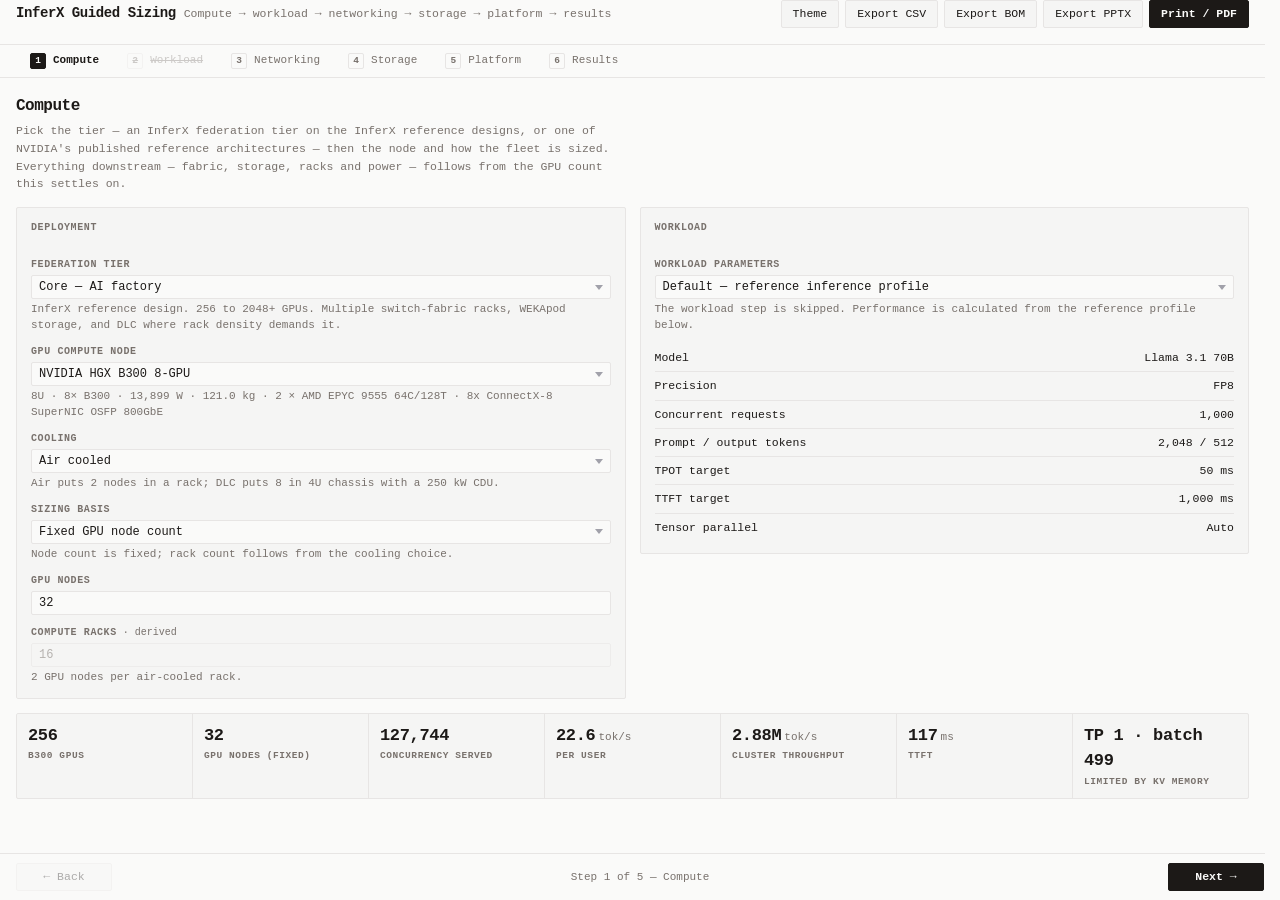
<file: index.html>
<!doctype html>
<html lang="en">
<head>
<meta charset="utf-8">
<meta name="viewport" content="width=device-width, initial-scale=1">
<title>InferX Guided Sizing</title>
<link rel="stylesheet" href="styles.css">
<link rel="stylesheet" href="rack.css">
<link rel="stylesheet" href="wizard.css">
</head>
<body>

<header class="topbar">
  <div class="brand">
    <h1>InferX Guided Sizing</h1>
    <span>Compute → workload → networking → storage → platform → results</span>
  </div>
  <div class="topbar-actions">
    <button id="btn-theme" title="Toggle light / dark">Theme</button>
    <button id="btn-csv">Export CSV</button>
    <button id="btn-bom" title="Download the bill of materials as an Excel workbook">Export BOM</button>
    <button id="btn-pptx" title="Download the results as a PowerPoint deck">Export PPTX</button>
    <button id="btn-print" class="primary">Print / PDF</button>
  </div>
</header>

<nav class="stepper" id="stepper"></nav>

<main class="wizard" id="wizard">

  <!-- ============ 1. COMPUTE ============ -->
  <section class="step" data-step="0">
    <div class="step-head">
      <h2>Compute</h2>
      <p>Pick the tier — an InferX federation tier on the InferX reference designs, or one of NVIDIA's published reference architectures — then the node and how the fleet is sized. Everything downstream — fabric, storage, racks and power — follows from the GPU count this settles on.</p>
    </div>
    <div class="step-grid">
      <div class="card">
        <h2>Deployment</h2>
        <div class="field"><label for="w-profile">Federation tier</label><select id="w-profile"></select>
          <span class="hint" id="w-profile-hint"></span></div>
        <div class="field"><label for="w-node">GPU compute node</label><select id="w-node"></select>
          <span class="hint" id="w-node-hint"></span></div>
        <div class="field"><label for="w-cooling">Cooling</label><select id="w-cooling">
          <option value="air">Air cooled</option><option value="liquid">Direct liquid cooled (DLC)</option>
        </select><span class="hint" id="w-cool-hint"></span></div>
        <div class="field"><label for="w-basis">Sizing basis</label><select id="w-basis">
          <option value="workload">Workload-driven — solve for the fleet</option>
          <option value="nodes">Fixed GPU node count</option>
          <option value="racks">Fixed compute rack count</option>
        </select><span class="hint" id="w-basis-hint"></span></div>
        <div class="field" id="f-nodes"><label for="w-nodes">GPU nodes</label>
          <input type="number" id="w-nodes" min="1" max="4096" value="32"></div>
        <div class="field" id="f-racks"><label for="w-racks">Compute racks</label>
          <input type="number" id="w-racks" min="1" max="512" value="16">
          <span class="hint" id="w-racks-hint"></span></div>
      </div>
      <div class="card">
        <h2>Workload</h2>
        <div class="field"><label for="w-wlmode">Workload parameters</label><select id="w-wlmode">
          <option value="default">Default — reference inference profile</option>
          <option value="manual">Manual — choose the model and service level</option>
        </select><span class="hint" id="w-wlmode-hint"></span></div>
        <div class="table-scroll"><table id="w-wl-summary"></table></div>
      </div>
    </div>
    <div class="step-live" id="live-compute"></div>
  </section>

  <!-- ============ 2. WORKLOAD ============ -->
  <section class="step" data-step="1" hidden>
    <div class="step-head">
      <h2>Workload</h2>
      <p>What model are you serving, to how many concurrent users, and at what latency? Reached only when the compute step asks for manual workload parameters.</p>
    </div>
    <div class="step-grid">
      <div class="card">
        <h2>Model</h2>
        <div class="field"><label for="w-model">Model</label><select id="w-model"></select>
          <span class="hint" id="w-model-hint"></span></div>
        <div class="field"><label for="w-precision">Precision</label><select id="w-precision"></select></div>
        <div class="field"><label for="w-conc">Concurrent requests</label>
          <input type="number" id="w-conc" min="1" max="1000000" value="1000"></div>
        <div class="field-row">
          <div class="field"><label for="w-prompt">Prompt tokens</label>
            <input type="number" id="w-prompt" min="1" value="2048"></div>
          <div class="field"><label for="w-out">Output tokens</label>
            <input type="number" id="w-out" min="1" value="512"></div>
        </div>
      </div>
      <div class="card">
        <h2>Service level</h2>
        <div class="field"><label for="w-tpot">TPOT target</label>
          <div class="range-row"><input type="range" id="w-tpot" min="10" max="200" step="5" value="50">
            <span class="range-val" id="w-tpot-val">50</span></div>
          <span class="hint">Milliseconds per output token. Caps batch size, so it trades per-user speed against GPU count.</span></div>
        <div class="field"><label for="w-ttft">TTFT target</label>
          <div class="range-row"><input type="range" id="w-ttft" min="100" max="5000" step="100" value="1000">
            <span class="range-val" id="w-ttft-val">1000</span></div></div>
        <div class="field"><label for="w-tp">Tensor parallel width</label>
          <select id="w-tp"><option value="">Auto — smallest that fits</option>
            <option>1</option><option>2</option><option>4</option><option>8</option><option>16</option><option>32</option><option>64</option></select></div>
      </div>
    </div>
    <div class="step-live" id="live-workload"></div>
  </section>

  <!-- ============ 3. NETWORKING ============ -->
  <section class="step" data-step="2" hidden>
    <div class="step-head">
      <h2>Networking</h2>
      <p>The fabric follows from the node count. East-west carries GPU-to-GPU traffic, north-south carries client and storage traffic; both default to non-blocking, and each plane can run on Ethernet or InfiniBand. An NVIDIA reference architecture fixes all of this and sizes the fabric by its own rules.</p>
    </div>
    <div class="step-grid">
      <div class="card">
        <h2>Topology</h2>
        <div class="check-item info" id="w-net-lock" hidden></div>
        <div class="field"><label for="w-ewtech">East-west transport</label>
          <select id="w-ewtech"><option value="ethernet">Ethernet — Spectrum-4 SN5610 800GbE (reference)</option>
            <option value="infiniband">InfiniBand — Quantum-2 QM9700 NDR 400G</option></select>
          <span class="hint">Quantum-2 has half the SN5610's cage count, so an InfiniBand compute fabric takes roughly twice the switches.</span></div>
        <div class="field"><label for="w-ew">East-west oversubscription</label>
          <select id="w-ew"><option value="1">1:1 — non-blocking (default)</option>
            <option value="2">2:1</option><option value="4">4:1</option></select>
          <span class="hint">Tensor parallelism spanning nodes needs 1:1. Anything less throttles collectives.</span></div>
        <div class="field"><label for="w-nstech">North-south transport</label>
          <select id="w-nstech"><option value="ethernet">Ethernet — Spectrum-4 SN5610 800GbE (reference)</option>
            <option value="infiniband">InfiniBand — Quantum-2 QM9700 NDR 400G</option></select>
          <span class="hint">WEKA serves over either. Ethernet is what the reference architecture cables.</span></div>
        <div class="field"><label for="w-ns">North-south oversubscription</label>
          <select id="w-ns"><option value="1">1:1 — non-blocking (default)</option>
            <option value="2">2:1</option><option value="4">4:1 (reference architecture)</option></select></div>
        <div class="field"><label for="w-breakout">Switch port mode</label>
          <select id="w-breakout"><option value="2">2×400G breakout (reference, MMS4X00-NS)</option>
            <option value="1">1×800G per cage</option></select></div>
        <div class="field"><label>Out-of-band</label>
          <span class="hint">Always 1GbE copper on SN2201 — no InfiniBand variant applies.</span></div>
      </div>
      <div class="card" id="net-summary"></div>
    </div>
    <div class="step-live" id="live-net"></div>
  </section>

  <!-- ============ 4. STORAGE ============ -->
  <section class="step" data-step="3" hidden>
    <div class="step-head">
      <h2>Storage</h2>
      <p>The POSIX/S3/AI tier feeds the GPUs. Size it by capacity, by the throughput the fleet needs, or by matching the reference architecture.</p>
    </div>
    <div class="step-grid">
      <div class="card">
        <h2>WEKA tier</h2>
        <div class="field"><label for="w-pod">WEKApod model</label><select id="w-pod"></select>
          <span class="hint" id="w-pod-hint"></span></div>
        <div class="field"><label for="w-stmode">Sizing basis</label>
          <select id="w-stmode">
            <option value="ratio">Throughput per GPU — feed the fleet</option>
            <option value="capacity">Usable capacity target</option>
            <option value="manual">Fixed node count</option>
          </select></div>
        <div class="field" id="f-ratio"><label for="w-gbpergpu">Read throughput per GPU</label>
          <div class="range-row"><input type="range" id="w-gbpergpu" min="1" max="20" step="1" value="4">
            <span class="range-val" id="w-gbpergpu-val">4</span></div>
          <span class="hint">GB/s per GPU. 2–4 suits inference and RAG; training checkpoints want more.</span></div>
        <div class="field" id="f-cap"><label for="w-captb">Usable capacity</label>
          <input type="number" id="w-captb" min="10" step="10" value="1000"><span class="hint">TB net</span></div>
        <div class="field" id="f-manual"><label for="w-stnodes">WEKApod nodes</label>
          <input type="number" id="w-stnodes" min="8" max="1024" value="8"></div>
        <div class="field"><label for="w-scheme">Protection scheme</label><select id="w-scheme"></select>
          <span class="hint">WEKA sizes the WEKApod at 5+2 with one virtual hot spare.</span></div>
      </div>
      <div class="card" id="storage-summary"></div>
    </div>
    <div class="step-live" id="live-storage"></div>
  </section>

  <!-- ============ 5. PLATFORM ============ -->
  <section class="step" data-step="4" hidden>
    <div class="step-head">
      <h2>Platform</h2>
      <p>Every server in the solution, configurable on processor, memory and disk. Each build starts as its reference architecture specifies it and is checked against the specification NVIDIA publishes for that role; power, weight, the rack elevations and the bill of materials follow whatever you change.</p>
    </div>
    <div class="check-item info" id="w-spec-basis"></div>
    <div class="view-toggle">
      <button id="btn-spec-align">Align every server to the NVIDIA guideline</button>
      <button id="btn-spec-reset">Reset to the reference build</button>
      <span class="view-hint" id="w-spec-hint"></span>
    </div>
    <div id="spec-cards" class="step-grid"></div>
    <div class="step-live" id="live-spec"></div>
  </section>

  <!-- ============ 6. RESULTS ============ -->
  <section class="step" data-step="5" hidden>
    <div class="step-head">
      <h2>Results</h2>
      <p>The whole solution: compute, fabric, storage, facility and rack elevations.</p>
    </div>
    <div id="results"></div>
  </section>
</main>

<div class="wizard-nav">
  <button id="w-back">← Back</button>
  <span class="wizard-pos" id="w-pos"></span>
  <button id="w-next" class="primary">Next →</button>
</div>

<script src="catalog.js"></script>
<script src="sizing.js"></script>
<script src="compute-catalog.js"></script>
<script src="server-specs.js"></script>
<script src="inference.js"></script>
<script src="ra-rack.js"></script>
<script src="xlsx-export.js"></script>
<script src="pptx-export.js"></script>
<script src="wizard.js"></script>
</body>
</html>
</file>
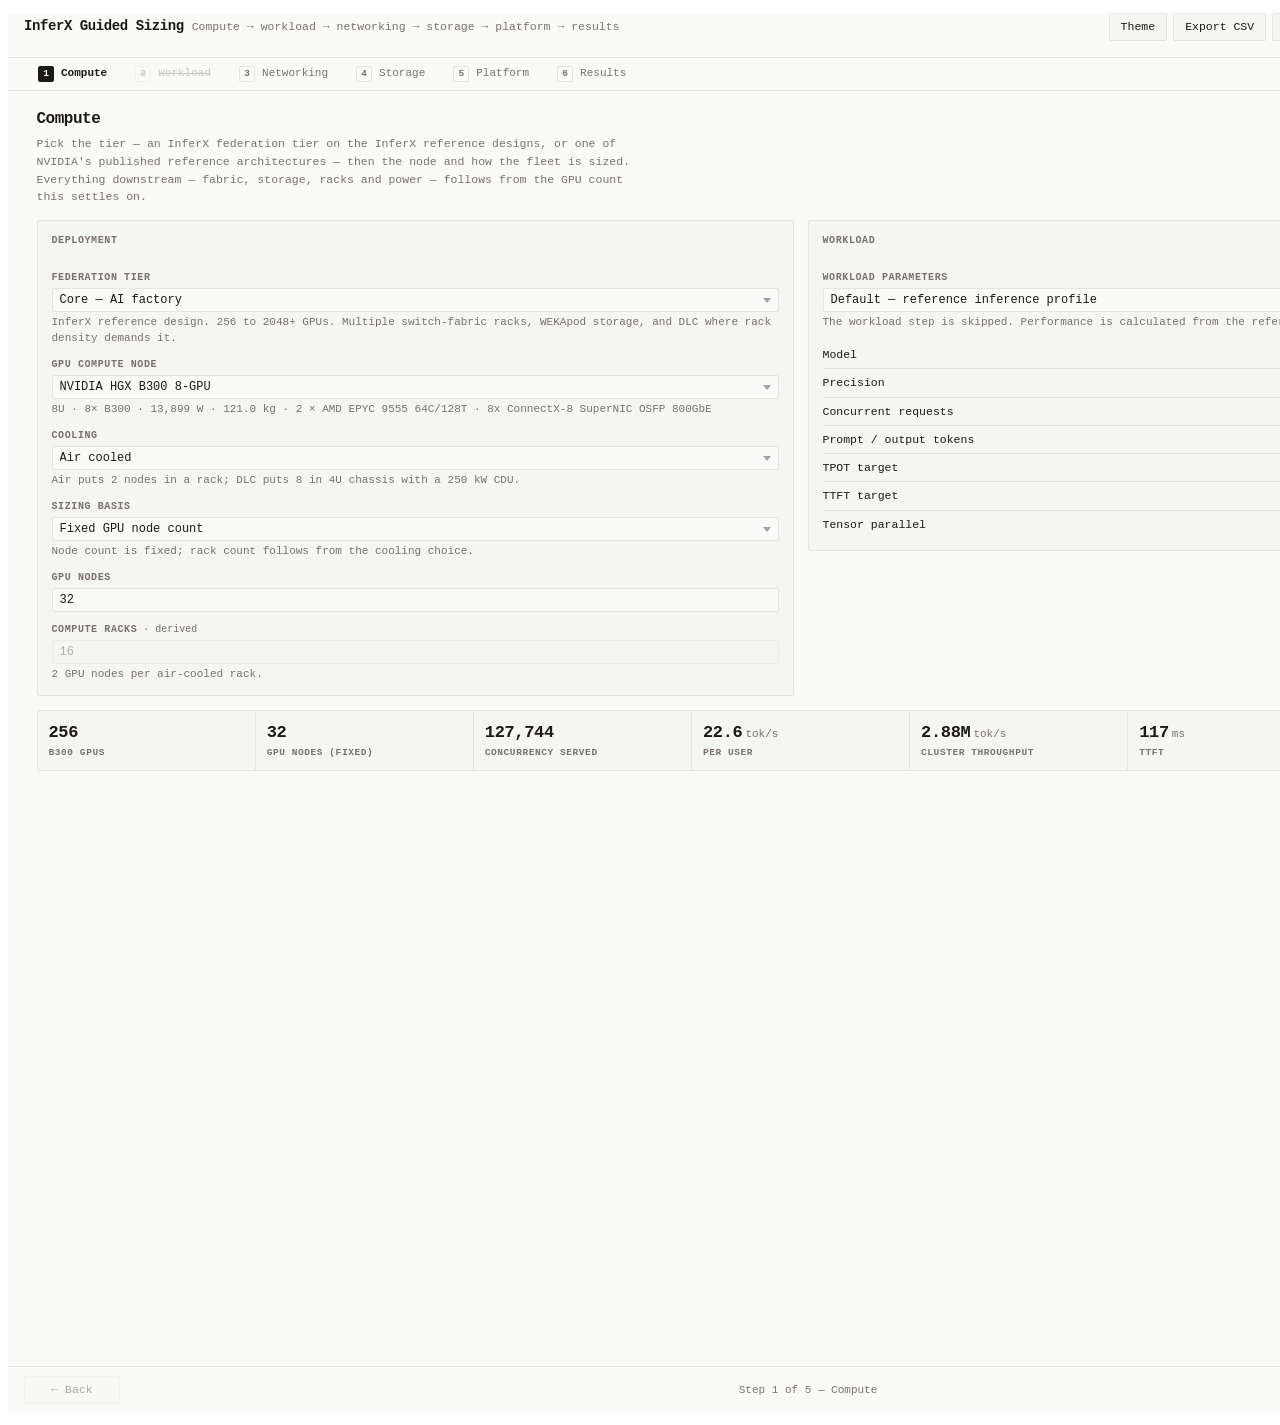
<file: _p.html>
<!doctype html><meta charset="utf-8"><body><pre id="o"></pre>
<script>
const log=(m)=>{document.getElementById('o').textContent+=m+'\n';};
(async()=>{try{
const f=document.createElement('iframe'); f.style.cssText='width:1600px;height:1400px;border:0'; f.src='/index.html';
document.body.appendChild(f); await new Promise(r=>f.onload=r); await new Promise(r=>setTimeout(r,1400));
const w=f.contentWindow,d=f.contentDocument;
const wait=(ms)=>new Promise(r=>setTimeout(r,ms||350));
const set=async(id,v)=>{const e=d.getElementById(id);e.value=v;e.dispatchEvent(new w.Event('change',{bubbles:true}));await wait();};
// capture the class the moment the lazy-loaded bundle assigns it
w.eval(`window.__deck=null; let _P=null;
 Object.defineProperty(window,'PptxGenJS',{configurable:true,
   get(){return _P;},
   set(v){ _P=v; if(v&&v.prototype&&!v.prototype.__patched){ v.prototype.__patched=true;
     v.prototype.writeFile=async function(){ window.__deck=await this.write({outputType:'base64'}); return 'captured'; }; } }});`);
await set('w-profile','core'); await set('w-node','smc-b300'); w.go(5); await wait(600);
d.getElementById('btn-pptx').click();
for(let i=0;i<80 && !w.__deck;i++) await wait(500);
if(!w.__deck) log('no deck captured');
else { log('deck captured: '+w.__deck.length+' base64 chars');
  const pre=document.createElement('pre'); pre.id='b64'; pre.textContent=w.__deck; document.body.appendChild(pre); }
}catch(e){log('THREW '+e.message+' '+e.stack);}})();
</script></body>
</file>
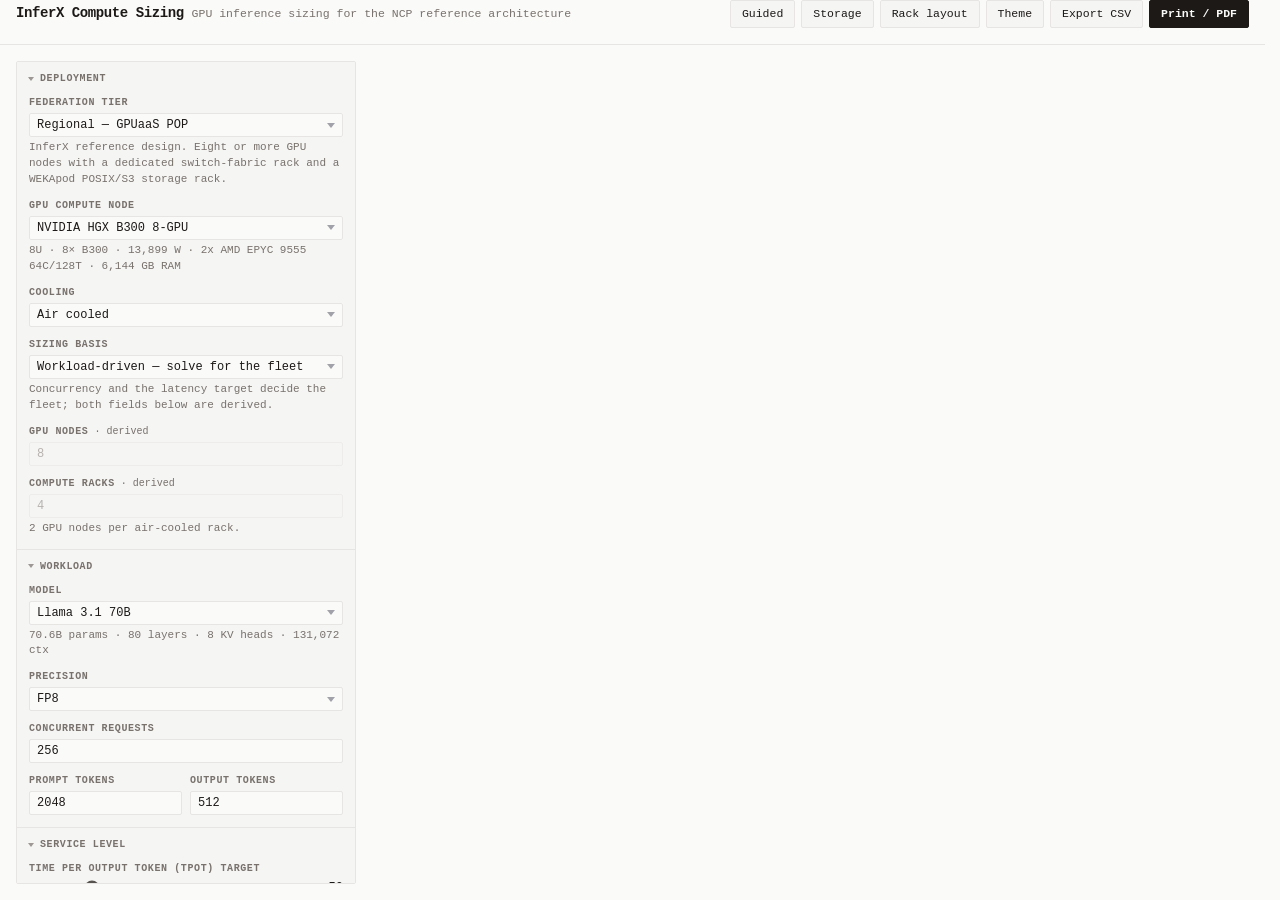
<file: compute.html>
<!doctype html>
<html lang="en">
<head>
<meta charset="utf-8">
<meta name="viewport" content="width=device-width, initial-scale=1">
<title>InferX Compute Sizing</title>
<link rel="stylesheet" href="styles.css">
</head>
<body>

<header class="topbar">
  <div class="brand">
    <h1>InferX Compute Sizing</h1>
    <span>GPU inference sizing for the NCP reference architecture</span>
  </div>
  <div class="topbar-actions">
    <a class="btn" href="index.html">Guided</a>
    <a class="btn" href="storage.html">Storage</a>
    <a class="btn" href="rack.html">Rack layout</a>
    <button id="btn-theme" title="Toggle light / dark">Theme</button>
    <button id="btn-csv">Export CSV</button>
    <button id="btn-print" class="primary">Print / PDF</button>
  </div>
</header>

<div class="layout">
  <aside class="sidebar">
    <details class="group" open>
      <summary>Deployment</summary>
      <div class="group-body">
        <div class="field">
          <label for="profile">Federation tier</label>
          <select id="profile"></select>
          <span class="hint" id="profile-hint"></span>
        </div>
        <div class="field">
          <label for="node">GPU compute node</label>
          <select id="node"></select>
          <span class="hint" id="node-hint"></span>
        </div>
        <div class="field">
          <label for="cooling">Cooling</label>
          <select id="cooling">
            <option value="air">Air cooled</option>
            <option value="liquid">Direct liquid cooled (DLC)</option>
          </select>
        </div>
        <div class="field">
          <label for="basis">Sizing basis</label>
          <select id="basis">
            <option value="workload">Workload-driven — solve for the fleet</option>
            <option value="nodes">Fixed GPU node count</option>
            <option value="racks">Fixed compute rack count</option>
          </select>
          <span class="hint" id="basis-hint"></span>
        </div>
        <div class="field" id="f-nodes">
          <label for="fixedNodes">GPU nodes</label>
          <input type="number" id="fixedNodes" min="1" max="4096" value="8">
        </div>
        <div class="field" id="f-racks">
          <label for="fixedRacks">Compute racks</label>
          <input type="number" id="fixedRacks" min="1" max="512" value="4">
          <span class="hint" id="racks-hint"></span>
        </div>
      </div>
    </details>

    <details class="group" open>
      <summary>Workload</summary>
      <div class="group-body">
        <div class="field">
          <label for="model">Model</label>
          <select id="model"></select>
          <span class="hint" id="model-hint"></span>
        </div>
        <div class="field">
          <label for="precision">Precision</label>
          <select id="precision"></select>
        </div>
        <div class="field">
          <label for="concurrent">Concurrent requests</label>
          <input type="number" id="concurrent" min="1" max="100000" value="256">
        </div>
        <div class="field-row">
          <div class="field">
            <label for="promptTokens">Prompt tokens</label>
            <input type="number" id="promptTokens" min="1" max="1000000" value="2048">
          </div>
          <div class="field">
            <label for="outputTokens">Output tokens</label>
            <input type="number" id="outputTokens" min="1" max="1000000" value="512">
          </div>
        </div>
      </div>
    </details>

    <details class="group" open>
      <summary>Service level</summary>
      <div class="group-body">
        <div class="field">
          <label for="tpot">Time per output token (TPOT) target</label>
          <div class="range-row">
            <input type="range" id="tpot" min="10" max="200" step="5" value="50">
            <span class="range-val" id="tpot-val">50</span>
          </div>
          <span class="hint">Caps batch size. 50 ms is roughly 20 tokens/sec per user — comfortable for chat.</span>
        </div>
        <div class="field">
          <label for="ttft">Time to first token (TTFT) target</label>
          <div class="range-row">
            <input type="range" id="ttft" min="100" max="5000" step="100" value="1000">
            <span class="range-val" id="ttft-val">1000</span>
          </div>
        </div>
        <div class="field">
          <label for="tp">Tensor parallel width</label>
          <select id="tp">
            <option value="">Auto — smallest that fits</option>
            <option value="1">1</option><option value="2">2</option>
            <option value="4">4</option><option value="8">8</option>
            <option value="16">16</option><option value="32">32</option>
          </select>
        </div>
      </div>
    </details>

    <details class="group" open>
      <summary>Storage</summary>
      <div class="group-body">
        <div class="field">
          <label for="wekapods">WEKApod Nitro nodes</label>
          <input type="number" id="wekapods" min="0" max="240" value="8">
          <span class="hint">POSIX/S3/AI tier. 8 per the regional design, 24 in the 2 MW core design. Size capacity on the <a href="storage.html">storage page</a>.</span>
        </div>
      </div>
    </details>
  </aside>

  <main class="results" id="results"></main>
</div>

<script src="catalog.js"></script>
<script src="compute-catalog.js"></script>
<script src="inference.js"></script>
<script src="compute-app.js"></script>
</body>
</html>
</file>
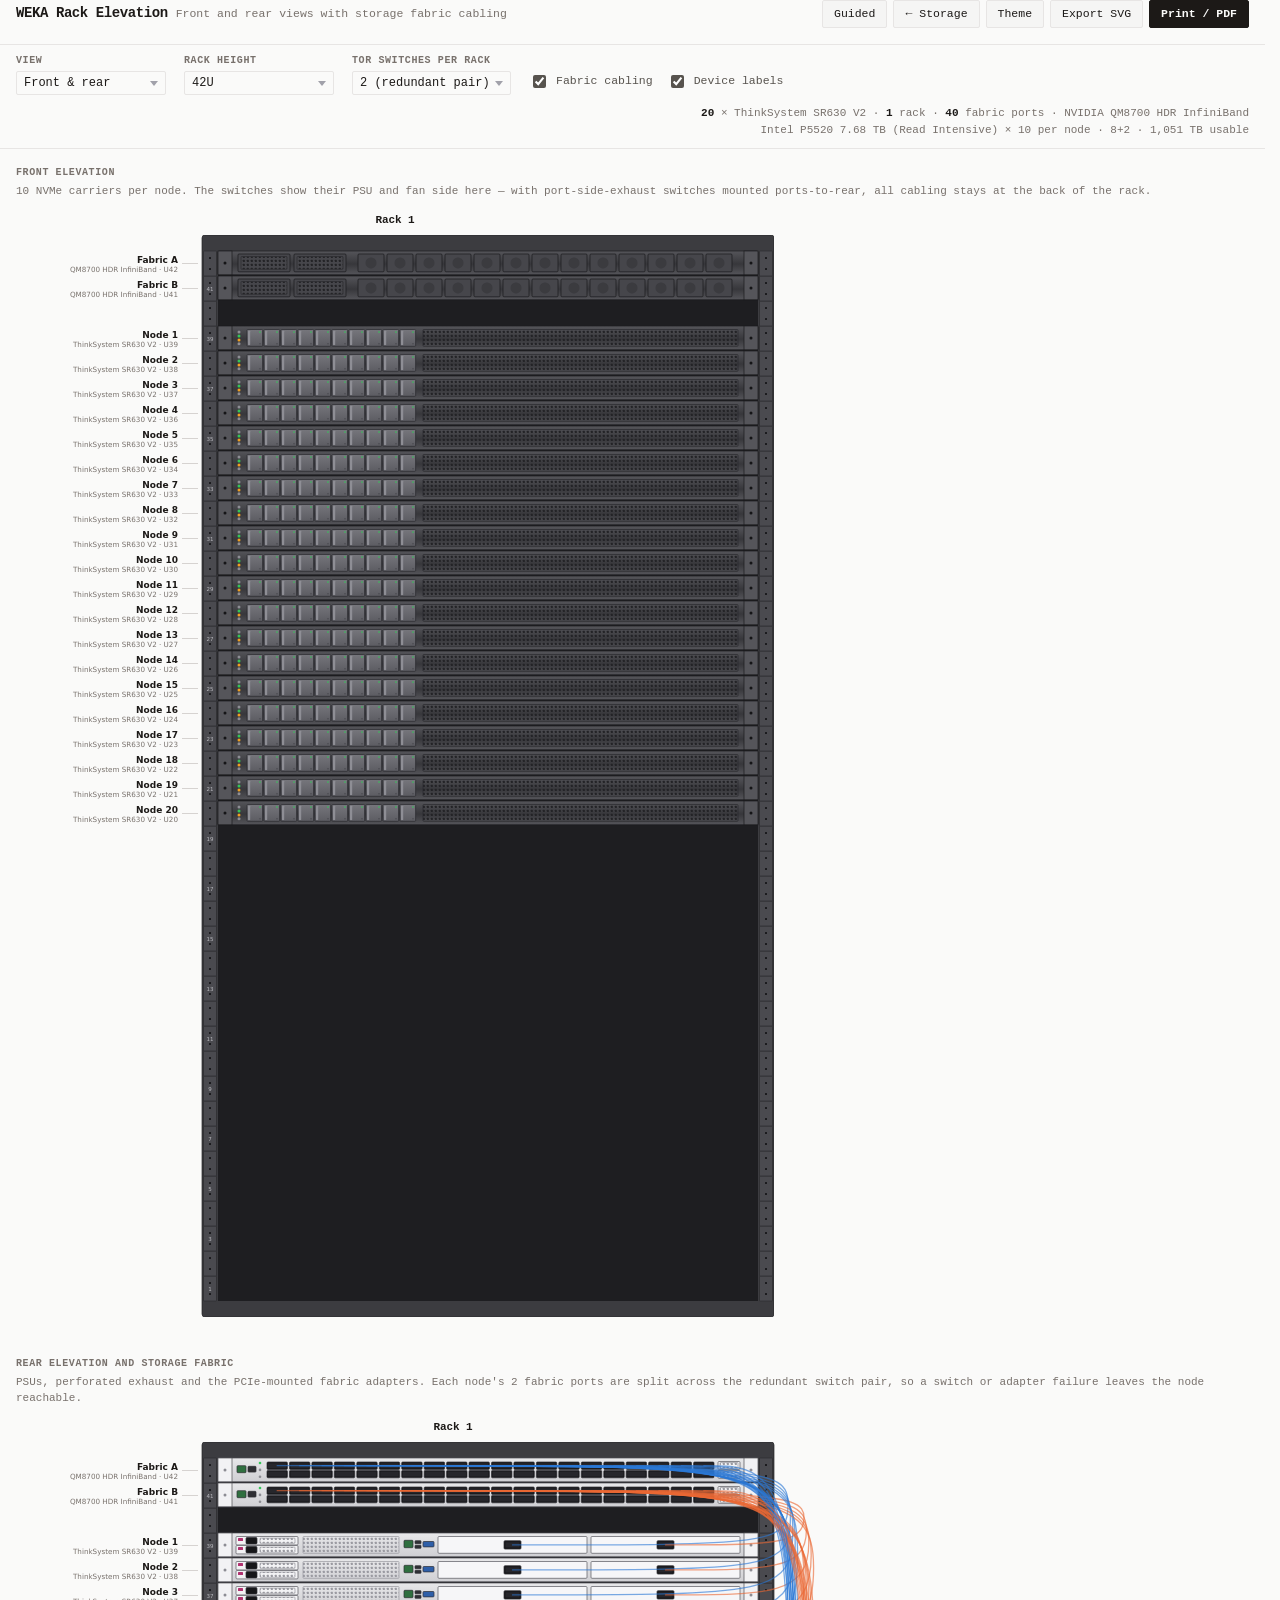
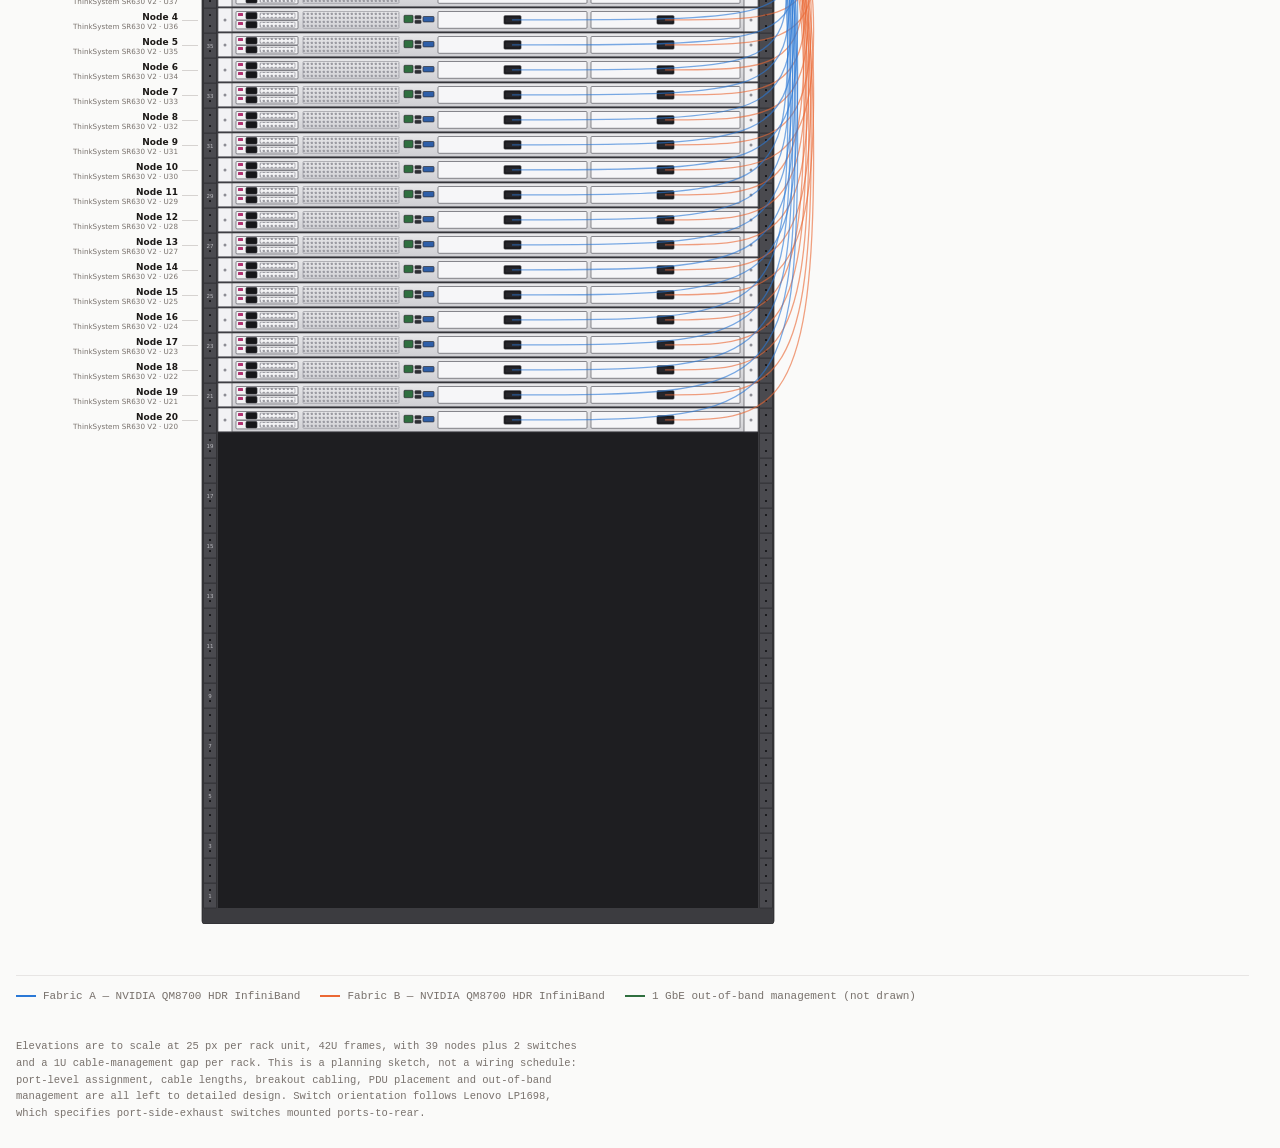
<file: rack.html>
<!doctype html>
<html lang="en">
<head>
<meta charset="utf-8">
<meta name="viewport" content="width=device-width, initial-scale=1">
<title>WEKA Rack Elevation</title>
<link rel="stylesheet" href="styles.css">
<link rel="stylesheet" href="rack.css">
</head>
<body>

<header class="topbar">
  <div class="brand">
    <h1>WEKA Rack Elevation</h1>
    <span>Front and rear views with storage fabric cabling</span>
  </div>
  <div class="topbar-actions">
    <a class="btn" href="index.html">Guided</a>
    <a class="btn" href="storage.html">← Storage</a>
    <button id="btn-theme" title="Toggle light / dark">Theme</button>
    <button id="btn-svg">Export SVG</button>
    <button id="btn-print" class="primary">Print / PDF</button>
  </div>
</header>

<div class="rack-controls">
  <div class="ctl">
    <label for="view">View</label>
    <select id="view">
      <option value="both">Front &amp; rear</option>
      <option value="front">Front only</option>
      <option value="rear">Rear only</option>
    </select>
  </div>
  <div class="ctl">
    <label for="rackU">Rack height</label>
    <select id="rackU">
      <option value="42">42U</option>
      <option value="45">45U</option>
      <option value="48">48U</option>
    </select>
  </div>
  <div class="ctl">
    <label for="torCount">ToR switches per rack</label>
    <select id="torCount">
      <option value="2">2 (redundant pair)</option>
      <option value="1">1</option>
    </select>
  </div>
  <div class="ctl check-ctl">
    <label class="check"><input type="checkbox" id="showCables" checked><span>Fabric cabling</span></label>
    <label class="check"><input type="checkbox" id="showLabels" checked><span>Device labels</span></label>
  </div>
  <div class="ctl-summary" id="ctl-summary"></div>
</div>

<main class="rack-main" id="rack-main"></main>

<script src="catalog.js"></script>
<script src="sizing.js"></script>
<script src="rack.js"></script>
</body>
</html>
</file>
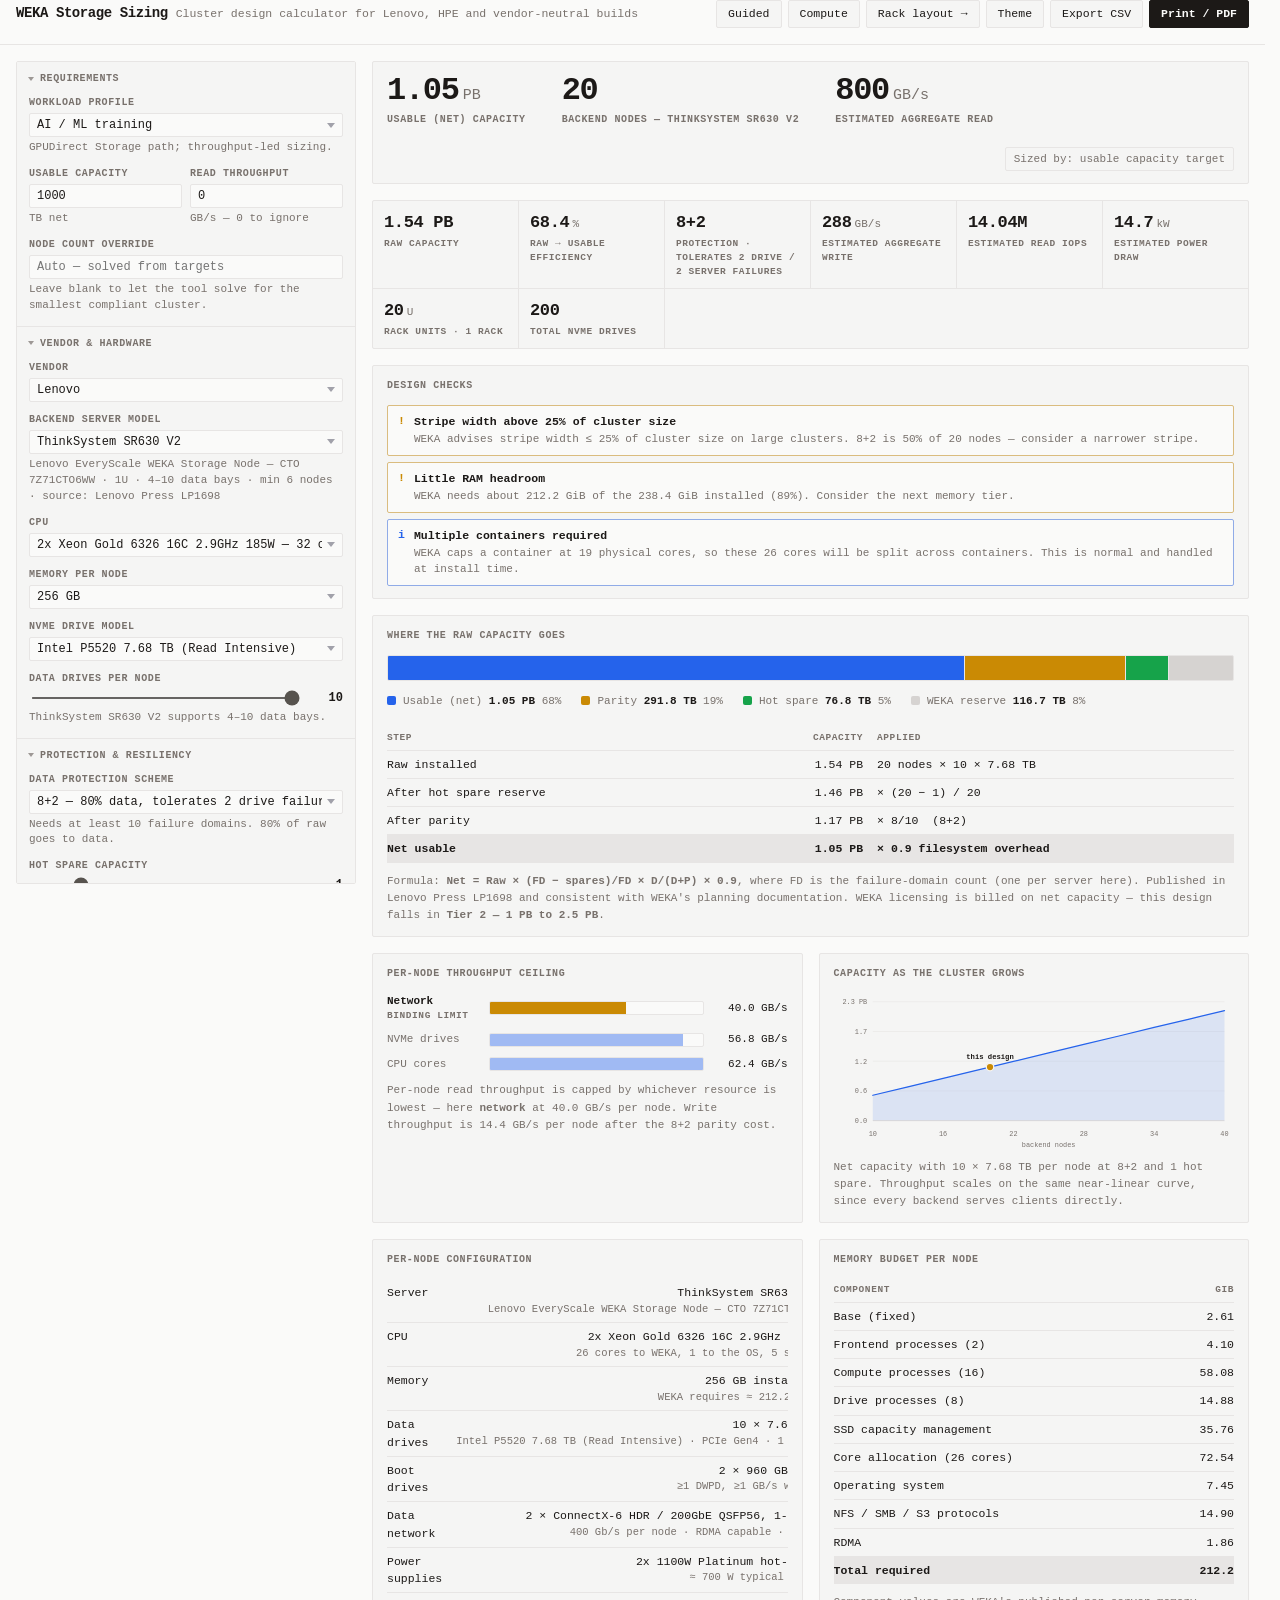
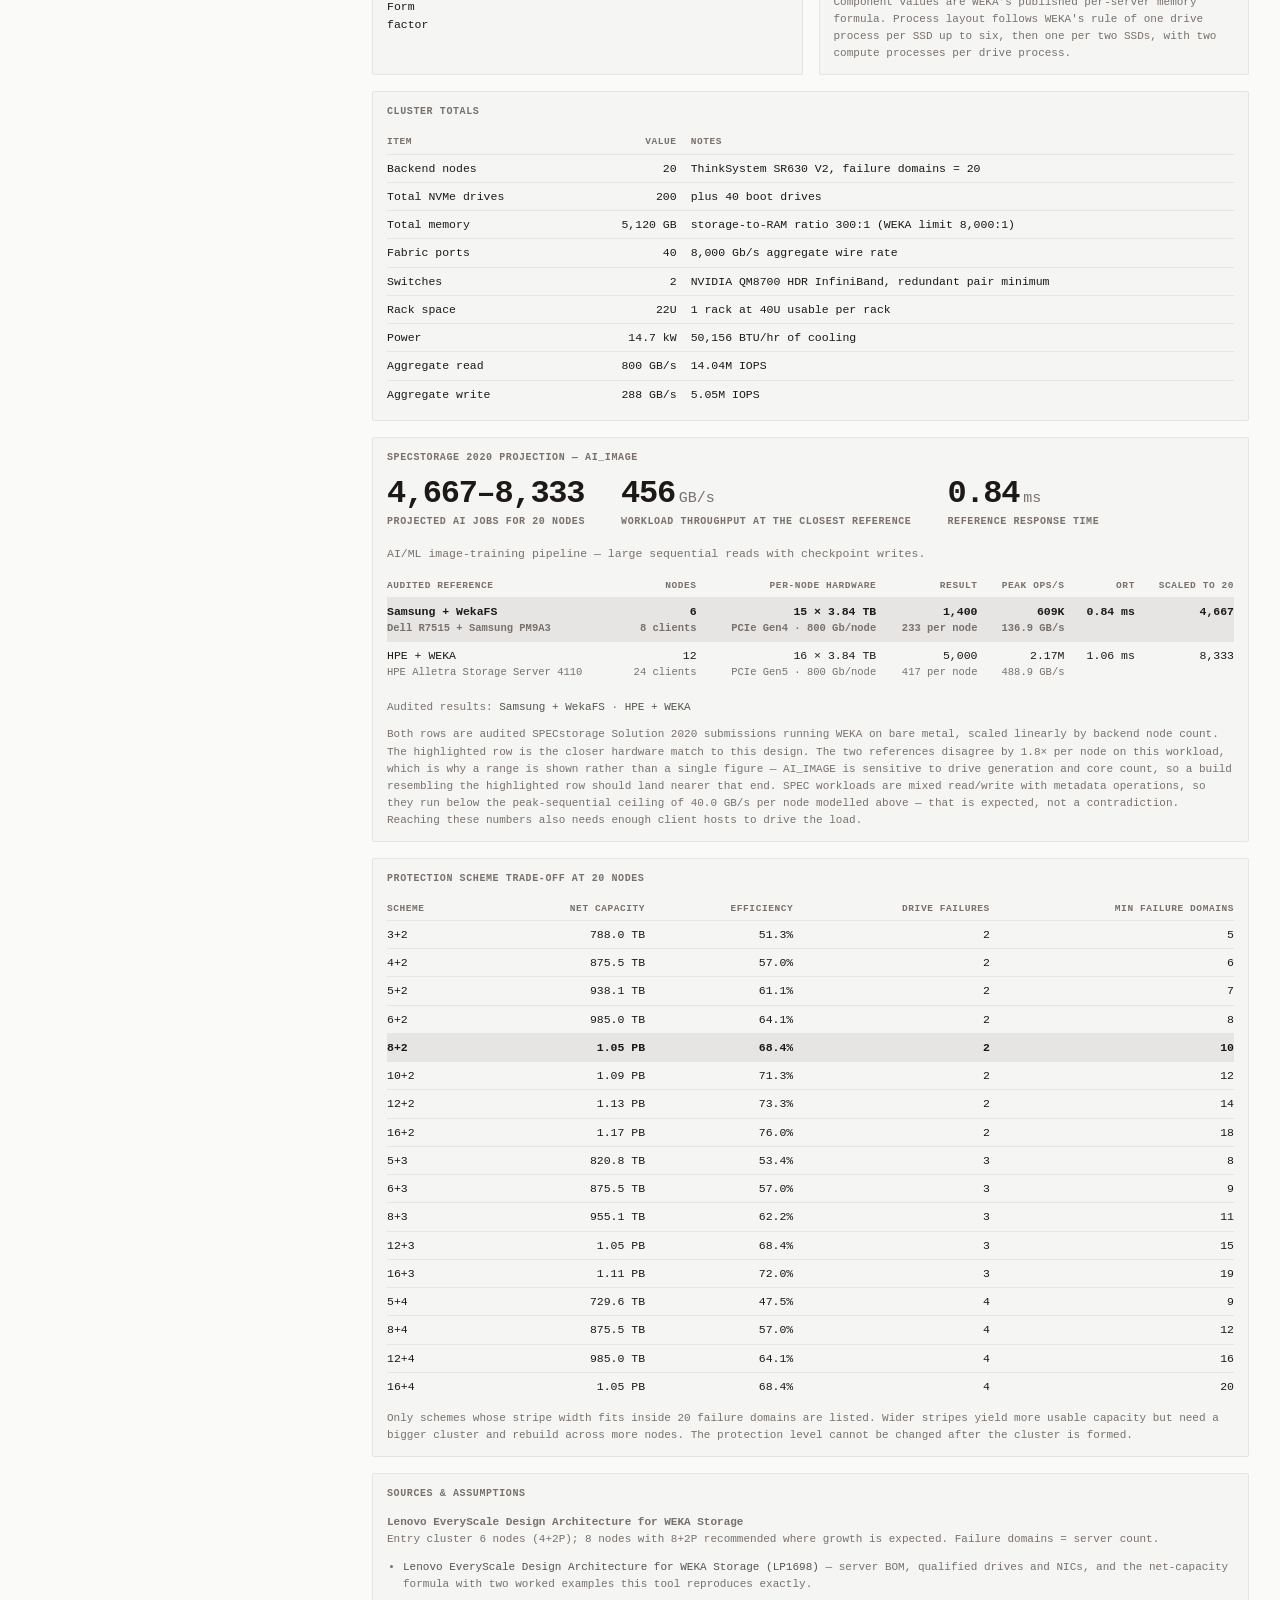
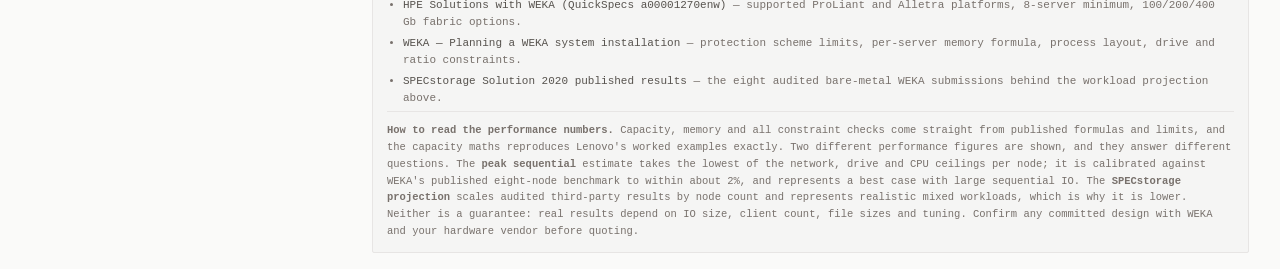
<file: storage.html>
<!doctype html>
<html lang="en">
<head>
<meta charset="utf-8">
<meta name="viewport" content="width=device-width, initial-scale=1">
<title>WEKA Storage Sizing Tool</title>
<link rel="stylesheet" href="styles.css">
</head>
<body>

<header class="topbar">
  <div class="brand">
    <h1>WEKA Storage Sizing</h1>
    <span>Cluster design calculator for Lenovo, HPE and vendor-neutral builds</span>
  </div>
  <div class="topbar-actions">
    <a class="btn" href="index.html">Guided</a>
    <a class="btn" href="compute.html">Compute</a>
    <a class="btn" href="rack.html">Rack layout →</a>
    <button id="btn-theme" title="Toggle light / dark">Theme</button>
    <button id="btn-csv">Export CSV</button>
    <button id="btn-print" class="primary">Print / PDF</button>
  </div>
</header>

<div class="layout">

  <aside class="sidebar">
    <details class="group" open>
      <summary>Requirements</summary>
      <div class="group-body">
        <div class="field">
          <label for="workload">Workload profile</label>
          <select id="workload"></select>
          <div class="hint" id="workload-note"></div>
        </div>
        <div class="field-row">
          <div class="field">
            <label for="targetTB">Usable capacity</label>
            <input type="number" id="targetTB" min="0" step="10" value="1000">
            <div class="hint">TB net</div>
          </div>
          <div class="field">
            <label for="targetGBps">Read throughput</label>
            <input type="number" id="targetGBps" min="0" step="10" value="0">
            <div class="hint">GB/s — 0 to ignore</div>
          </div>
        </div>
        <div class="field">
          <label for="manualNodes">Node count override</label>
          <input type="number" id="manualNodes" min="0" step="1" placeholder="Auto — solved from targets">
          <div class="hint">Leave blank to let the tool solve for the smallest compliant cluster.</div>
        </div>
      </div>
    </details>

    <details class="group" open>
      <summary>Vendor &amp; hardware</summary>
      <div class="group-body">
        <div class="field">
          <label for="vendor">Vendor</label>
          <select id="vendor"></select>
        </div>
        <div class="field">
          <label for="server">Backend server model</label>
          <select id="server"></select>
          <div class="hint" id="server-note"></div>
        </div>
        <div class="field">
          <label for="cpu">CPU</label>
          <select id="cpu"></select>
        </div>
        <div class="field">
          <label for="ram">Memory per node</label>
          <select id="ram"></select>
        </div>
        <div class="field">
          <label for="drive">NVMe drive model</label>
          <select id="drive"></select>
        </div>
        <div class="field">
          <label for="drives">Data drives per node</label>
          <div class="range-row">
            <input type="range" id="drives" min="4" max="10" step="1" value="10">
            <span class="range-val" id="drives-val">10</span>
          </div>
          <div class="hint" id="drives-hint"></div>
        </div>
      </div>
    </details>

    <details class="group" open>
      <summary>Protection &amp; resiliency</summary>
      <div class="group-body">
        <div class="field">
          <label for="scheme">Data protection scheme</label>
          <select id="scheme"></select>
          <div class="hint" id="scheme-note"></div>
        </div>
        <div class="field">
          <label for="spares">Hot spare capacity</label>
          <div class="range-row">
            <input type="range" id="spares" min="0" max="6" step="1" value="1">
            <span class="range-val" id="spares-val">1</span>
          </div>
          <div class="hint">Failure domains reserved for rebuild. One is the common default.</div>
        </div>
      </div>
    </details>

    <details class="group">
      <summary>Networking</summary>
      <div class="group-body">
        <div class="field">
          <label for="nic">Data network adapter</label>
          <select id="nic"></select>
        </div>
        <div class="field">
          <label for="nicCount">Adapters per node</label>
          <div class="range-row">
            <input type="range" id="nicCount" min="1" max="3" step="1" value="2">
            <span class="range-val" id="nicCount-val">2</span>
          </div>
          <div class="hint">Two is recommended for redundancy. WEKA uses at most two RDMA adapters for cluster traffic.</div>
        </div>
        <div class="field">
          <label for="switch">Fabric switch</label>
          <select id="switch"></select>
        </div>
        <label class="check"><input type="checkbox" id="rdma" checked><span>RDMA enabled (adds 1.86 GiB per server)</span></label>
        <label class="check"><input type="checkbox" id="protocols" checked><span>NFS / SMB / S3 protocol containers (adds 14.9 GiB per server)</span></label>
      </div>
    </details>
  </aside>

  <main class="results" id="results"></main>
</div>

<script src="catalog.js"></script>
<script src="sizing.js"></script>
<script src="app.js"></script>
</body>
</html>
</file>
<file: styles.css>
/* ============================================================
   Terminal theme, after the llmsizer UI — dark by default,
   light via prefers-color-scheme or the [data-theme] override.

   The token names are load-bearing: app.js, compute-app.js,
   inference.js, rack.js and wizard.js all emit inline
   `var(--…)` references for chart fills and bar segments, so
   the palette may be re-pointed but the names must stay.
   ============================================================ */
:root {
  color-scheme: dark;

  --page: #111111;
  --surface: #1a1a1a;
  --surface-2: #222222;
  --text-primary: #fafafa;
  --text-secondary: #d4d4d8;
  --text-muted: #a1a1aa;
  --border: #27272a;
  --border-strong: #3f3f46;
  --grid: #27272a;

  --series-1: #60a5fa;
  --series-2: #facc15;
  --series-3: #4ade80;

  --accent: #60a5fa;
  --accent-ink: #111111;

  --good: #4ade80;
  --warning: #facc15;
  --critical: #f87171;
  --info: #60a5fa;

  --radius: 2px;
  --radius-sm: 2px;
  --topbar-h: 45px;
  --font: 'SF Mono', 'Fira Code', Consolas, 'Liberation Mono', ui-monospace, SFMono-Regular, Menlo, monospace;
  --mono: var(--font);
}

:root[data-theme="light"] {
  color-scheme: light;
  --page: #fafaf9;
  --surface: #f5f5f4;
  --surface-2: #e7e5e4;
  --text-primary: #1c1917;
  --text-secondary: #57534e;
  --text-muted: #78716c;
  --border: #e7e5e4;
  --border-strong: #d6d3d1;
  --grid: #e7e5e4;
  --series-1: #2563eb;
  --series-2: #ca8a04;
  --series-3: #16a34a;
  --accent: #2563eb;
  --accent-ink: #fafaf9;
  --good: #16a34a;
  --warning: #ca8a04;
  --critical: #ef4444;
  --info: #2563eb;
}

@media (prefers-color-scheme: light) {
  :root:not([data-theme="dark"]) {
    color-scheme: light;
    --page: #fafaf9;
    --surface: #f5f5f4;
    --surface-2: #e7e5e4;
    --text-primary: #1c1917;
    --text-secondary: #57534e;
    --text-muted: #78716c;
    --border: #e7e5e4;
    --border-strong: #d6d3d1;
    --grid: #e7e5e4;
    --series-1: #2563eb;
    --series-2: #ca8a04;
    --series-3: #16a34a;
    --accent: #2563eb;
    --accent-ink: #fafaf9;
    --good: #16a34a;
    --warning: #ca8a04;
    --critical: #ef4444;
    --info: #2563eb;
  }
}

* { box-sizing: border-box; }

html { scrollbar-gutter: stable; }

body {
  margin: 0;
  font-family: var(--font);
  background: var(--page);
  color: var(--text-primary);
  font-size: 13px;
  line-height: 1.5;
  -webkit-font-smoothing: antialiased;
  -moz-osx-font-smoothing: grayscale;
}

/* ---------- header ---------- */
.topbar {
  display: flex;
  align-items: baseline;
  gap: 12px;
  height: var(--topbar-h);
  padding: 0 16px;
  background: var(--page);
  border-bottom: 1px solid var(--border);
  position: sticky;
  top: 0;
  z-index: 20;
}
.brand { display: flex; align-items: baseline; gap: 8px; min-width: 0; }
.brand h1 {
  font-size: 14px;
  font-weight: 700;
  margin: 0;
  letter-spacing: -0.03em;
  white-space: nowrap;
}
.brand span {
  font-size: 11.5px;
  color: var(--text-muted);
  white-space: nowrap;
  overflow: hidden;
  text-overflow: ellipsis;
}
/* The actions never shrink or wrap; the brand line gives way instead. */
.topbar-actions { margin-left: auto; display: flex; gap: 6px; align-items: center; flex: none; }
.topbar-actions button, .topbar-actions .btn { white-space: nowrap; }

/* ---------- buttons ---------- */
button, .btn {
  display: inline-flex;
  align-items: center;
  justify-content: center;
  gap: 6px;
  font-family: var(--font);
  font-size: 11.5px;
  font-weight: 500;
  line-height: 1.4;
  padding: 5px 11px;
  border-radius: var(--radius);
  border: 1px solid var(--border);
  background: var(--surface);
  color: var(--text-primary);
  cursor: pointer;
  white-space: nowrap;
  transition: background 0.1s ease, border-color 0.1s ease, color 0.1s ease;
}
button:hover, .btn:hover { background: var(--surface-2); }
button:focus-visible, .btn:focus-visible { outline: 1px solid var(--text-muted); outline-offset: 1px; }
button.primary {
  background: var(--text-primary);
  color: var(--page);
  border-color: var(--text-primary);
  font-weight: 600;
}
button.primary:hover { opacity: 0.85; background: var(--text-primary); }
a.btn { text-decoration: none; }

/* ---------- layout ---------- */
.layout {
  display: grid;
  grid-template-columns: 340px minmax(0, 1fr);
  gap: 16px;
  padding: 16px;
  max-width: 1560px;
  margin: 0 auto;
  align-items: start;
}
@media (max-width: 1020px) {
  .layout { grid-template-columns: 1fr; }
  .sidebar { position: static !important; max-height: none !important; }
}

.sidebar {
  position: sticky;
  top: calc(var(--topbar-h) + 16px);
  max-height: calc(100vh - var(--topbar-h) - 32px);
  overflow-y: auto;
  background: var(--surface);
  border: 1px solid var(--border);
  border-radius: var(--radius);
}

/* ---------- form ---------- */
.group { border-bottom: 1px solid var(--border); }
.group:last-child { border-bottom: none; }
.group > summary {
  cursor: pointer;
  padding: 9px 12px;
  font-weight: 600;
  font-size: 10px;
  letter-spacing: 0.06em;
  text-transform: uppercase;
  color: var(--text-muted);
  list-style: none;
  display: flex;
  align-items: center;
  gap: 7px;
  user-select: none;
}
.group > summary:hover { color: var(--text-primary); }
.group > summary::-webkit-details-marker { display: none; }
.group > summary::before {
  content: "";
  width: 0; height: 0;
  border-left: 4px solid currentColor;
  border-top: 3.5px solid transparent;
  border-bottom: 3.5px solid transparent;
  opacity: 0.7;
  transition: transform 0.15s ease;
  flex: none;
}
.group[open] > summary::before { transform: rotate(90deg); }
.group-body { padding: 0 12px 12px; display: flex; flex-direction: column; gap: 10px; }

.field { display: flex; flex-direction: column; gap: 3px; }
.field label {
  font-size: 10px;
  text-transform: uppercase;
  letter-spacing: 0.06em;
  color: var(--text-muted);
  font-weight: 600;
}
.field .hint { font-size: 11px; color: var(--text-muted); line-height: 1.45; }
.field .hint a { color: var(--text-secondary); }
.field-row { display: grid; grid-template-columns: 1fr 1fr; gap: 8px; }

input[type="number"], input[type="text"], select {
  font-family: var(--font);
  font-size: 12px;
  padding: 4px 7px;
  border-radius: var(--radius);
  border: 1px solid var(--border);
  background: var(--page);
  color: var(--text-primary);
  width: 100%;
  min-width: 0;
  outline: none;
  transition: border-color 0.1s ease;
}
input:focus, select:focus { border-color: var(--text-muted); }
input[type="number"] { -moz-appearance: textfield; }
input[type="number"]::-webkit-inner-spin-button,
input[type="number"]::-webkit-outer-spin-button { -webkit-appearance: none; margin: 0; }

select {
  cursor: pointer;
  color-scheme: light dark;
  -webkit-appearance: none;
  appearance: none;
  background-image: url("data:image/svg+xml,%3Csvg xmlns='http://www.w3.org/2000/svg' width='8' height='5'%3E%3Cpath d='M0 0l4 5 4-5z' fill='%23a1a1aa'/%3E%3C/svg%3E");
  background-repeat: no-repeat;
  background-position: right 7px center;
  padding-right: 20px;
}

/* A locked field still shows its value — it is the figure the other basis
   derived — but cannot be edited. */
input:disabled, select:disabled {
  opacity: 0.5;
  cursor: not-allowed;
  background: var(--surface);
  color: var(--text-muted);
}
.field.locked label::after {
  content: " · derived";
  color: var(--text-muted);
  font-weight: 400;
  letter-spacing: 0;
  text-transform: none;
}
.field.ra-fixed label::after {
  content: " · fixed by the RA";
  color: var(--text-muted);
  font-weight: 400;
  letter-spacing: 0;
  text-transform: none;
}

.range-row { display: flex; align-items: center; gap: 9px; }
.range-row input[type="range"] {
  flex: 1;
  accent-color: var(--text-secondary);
  min-width: 0;
  height: 2px;
}
.range-val {
  font-variant-numeric: tabular-nums;
  font-size: 12px;
  font-weight: 600;
  min-width: 32px;
  text-align: right;
}

.check { display: flex; align-items: flex-start; gap: 7px; font-size: 11.5px; color: var(--text-secondary); line-height: 1.45; }
.check input { accent-color: var(--text-secondary); margin-top: 2px; flex: none; }

/* ---------- results ---------- */
.results { display: flex; flex-direction: column; gap: 16px; min-width: 0; }

.card {
  background: var(--surface);
  border: 1px solid var(--border);
  border-radius: var(--radius);
  padding: 12px 14px;
  min-width: 0;
}
.card > h2 {
  font-size: 10px;
  text-transform: uppercase;
  letter-spacing: 0.06em;
  color: var(--text-muted);
  margin: 0 0 12px;
  font-weight: 600;
}
.card-note { font-size: 11px; color: var(--text-muted); margin-top: 10px; line-height: 1.55; }

/* hero */
.hero { display: flex; flex-wrap: wrap; gap: 20px 36px; align-items: flex-end; }
.hero-figure { display: flex; flex-direction: column; gap: 1px; }
.hero-figure .value {
  font-size: 32px;
  font-weight: 700;
  letter-spacing: -0.04em;
  line-height: 1.05;
  font-variant-numeric: tabular-nums;
}
.hero-figure .unit { font-size: 15px; font-weight: 500; color: var(--text-muted); margin-left: 4px; letter-spacing: 0; }
.hero-figure .label {
  font-size: 10px;
  text-transform: uppercase;
  letter-spacing: 0.06em;
  color: var(--text-muted);
  font-weight: 600;
  margin-top: 3px;
}
.hero-driver {
  margin-left: auto;
  font-size: 11px;
  color: var(--text-muted);
  background: transparent;
  padding: 3px 8px;
  border-radius: var(--radius);
  border: 1px solid var(--border);
}

/* stat tiles */
.tiles {
  display: grid;
  grid-template-columns: repeat(auto-fit, minmax(140px, 1fr));
  gap: 1px;
  background: var(--surface);
  border: 1px solid var(--border);
  border-radius: var(--radius);
  overflow: hidden;
}
.tile { outline: 1px solid var(--border); padding: 9px 11px; display: flex; flex-direction: column; gap: 1px; }
.tile .v { font-size: 17px; font-weight: 600; letter-spacing: -0.02em; font-variant-numeric: tabular-nums; }
.tile .v small { font-size: 11px; font-weight: 500; color: var(--text-muted); margin-left: 3px; letter-spacing: 0; }
.tile .k {
  font-size: 9.5px;
  text-transform: uppercase;
  letter-spacing: 0.06em;
  color: var(--text-muted);
  font-weight: 600;
}

/* tables */
table { width: 100%; border-collapse: collapse; font-size: 11.5px; }
th {
  text-align: left;
  font-weight: 600;
  color: var(--text-muted);
  font-size: 9.5px;
  text-transform: uppercase;
  letter-spacing: 0.06em;
  padding: 4px 14px 4px 0;
  border-bottom: 1px solid var(--border);
  white-space: nowrap;
}
td { padding: 5px 14px 5px 0; border-bottom: 1px solid var(--border); vertical-align: top; }
tr:last-child td { border-bottom: none; }
td.num, th.num { text-align: right; font-variant-numeric: tabular-nums; white-space: nowrap; }
td:last-child, th:last-child { padding-right: 0; }
td .sub { display: block; font-size: 10.5px; color: var(--text-muted); }
tr.highlight td { background: var(--surface-2); font-weight: 600; }
.table-scroll { overflow-x: auto; }

/* legend */
.legend { display: flex; flex-wrap: wrap; gap: 6px 20px; margin-top: 12px; }
.legend-item { display: flex; align-items: baseline; gap: 7px; font-size: 11px; color: var(--text-muted); }
.legend-item .swatch { position: relative; top: 1px; }
.legend-item b { color: var(--text-primary); font-weight: 600; font-variant-numeric: tabular-nums; }
.swatch { width: 9px; height: 9px; border-radius: var(--radius); flex: none; }

/* stacked capacity bar */
.stackbar {
  display: flex;
  width: 100%;
  height: 26px;
  border-radius: var(--radius);
  overflow: hidden;
  gap: 1px;
  border: 1px solid var(--border);
  background: var(--border);
}
.stackbar > div { min-width: 3px; transition: flex-grow 0.25s ease; }

/* bottleneck bars */
.bars { display: flex; flex-direction: column; gap: 8px; }
.bar-row { display: grid; grid-template-columns: 92px minmax(0, 1fr) 74px; align-items: center; gap: 10px; }
.bar-row .name { font-size: 11px; color: var(--text-muted); }
.bar-track { background: var(--page); border: 1px solid var(--border); border-radius: var(--radius); height: 14px; overflow: hidden; }
.bar-fill { height: 100%; transition: width 0.25s ease; }
.bar-row .val { font-size: 11px; font-variant-numeric: tabular-nums; text-align: right; color: var(--text-primary); }
.bar-row.binding .name { color: var(--text-primary); font-weight: 600; }
.bar-row .tag { font-size: 9.5px; text-transform: uppercase; letter-spacing: 0.06em; color: var(--text-muted); }

/* warnings */
.warn-list { display: flex; flex-direction: column; gap: 6px; }
.warn {
  display: grid;
  grid-template-columns: auto minmax(0, 1fr);
  gap: 9px;
  padding: 7px 10px;
  border-radius: var(--radius);
  border: 1px solid var(--border);
  background: var(--page);
  align-items: start;
}
.warn .icon { font-size: 11.5px; font-weight: 700; line-height: 1.45; flex: none; }
.warn.critical { border-color: color-mix(in srgb, var(--critical) 45%, var(--border)); }
.warn.critical .icon { color: var(--critical); }
.warn.warning { border-color: color-mix(in srgb, var(--warning) 45%, var(--border)); }
.warn.warning .icon { color: var(--warning); }
.warn.info { border-color: color-mix(in srgb, var(--info) 45%, var(--border)); }
.warn.info .icon { color: var(--info); }
.warn .t { font-weight: 600; font-size: 11.5px; }
.warn .d { font-size: 11px; color: var(--text-muted); margin-top: 1px; line-height: 1.5; }
.all-clear { display: flex; align-items: center; gap: 8px; font-size: 11.5px; color: var(--text-muted); }
.all-clear .icon { color: var(--good); font-weight: 700; }

/* two-col */
.split { display: grid; grid-template-columns: repeat(auto-fit, minmax(320px, 1fr)); gap: 16px; }

/* chart */
.chart-wrap { overflow-x: auto; }
svg.chart { display: block; max-width: 100%; }
svg.chart text { font-family: var(--font); }

/* sources */
.sources { font-size: 11px; color: var(--text-muted); line-height: 1.55; }
.sources ul { margin: 6px 0 0; padding-left: 16px; display: flex; flex-direction: column; gap: 4px; }
.sources a { color: var(--text-secondary); text-decoration: none; word-break: break-all; }
.sources a:hover { color: var(--text-primary); text-decoration: underline; }

.disclaimer {
  font-size: 10.5px;
  color: var(--text-muted);
  line-height: 1.6;
  border-top: 1px solid var(--border);
  padding-top: 10px;
  margin-top: 4px;
}

@media print {
  /* Paper is white whatever the screen was showing. The app defaults to the
     dark palette, so printing without re-pointing the tokens puts near-white
     ink on white paper — the tokens are redefined here rather than relying on
     the light theme happening to be active. */
  :root, :root[data-theme="dark"], :root[data-theme="light"] {
    color-scheme: light;
    --page: #ffffff;
    --surface: #ffffff;
    --surface-2: #f1f1ef;
    --text-primary: #000000;
    --text-secondary: #1c1917;
    --text-muted: #52504c;
    --border: #b8b6b2;
    --border-strong: #78716c;
    --grid: #d6d3d1;
    --series-1: #1d4ed8;
    --series-2: #a16207;
    --series-3: #15803d;
    --accent: #1d4ed8;
    --accent-ink: #ffffff;
    --good: #15803d;
    --warning: #a16207;
    --critical: #b91c1c;
    --info: #1d4ed8;
  }

  @page { margin: 12mm 10mm; }

  html, body { background: #fff; }

  /* Controls mean nothing on paper. */
  .sidebar, .topbar-actions { display: none; }

  /* Sticky and fixed boxes either repeat or float over the text once the
     content is paginated, so everything lies flat. */
  .topbar {
    position: static;
    height: auto;
    padding: 0 0 7px;
    margin-bottom: 12px;
    border-bottom: 1px solid var(--border-strong);
    background: none;
  }
  .layout { grid-template-columns: 1fr; padding: 0; gap: 0; }
  .results { gap: 12px; }

  /* No scrollbars on paper — anything that scrolls on screen must lay itself
     out in full instead of being clipped at the page edge. */
  .table-scroll, .chart-wrap { overflow: visible !important; }
  svg.chart { max-width: 100%; height: auto; }

  /* Repeat the header when a long table runs over a page boundary, and never
     split an individual row. */
  thead { display: table-header-group; }
  tr { break-inside: avoid; }

  /* Keeping every card whole wasted roughly a third of the paper: a card
     taller than the remaining space pushed a blank half-page ahead of it.
     Long cards now flow, and the small indivisible units are protected
     instead, with headings tied to what follows them. */
  .card {
    break-inside: auto;
    background: none;
    border: 1px solid var(--border);
    padding: 10px 12px;
  }
  .card > h2 { break-after: avoid; }
  .tile, .hero-figure, .legend, .warn, .check-item, .bar-row { break-inside: avoid; }
  .card-note, .disclaimer, .sources { break-inside: avoid; orphans: 3; widows: 3; }

  /* Where colour is the data rather than decoration, force it onto the page —
     Chrome drops CSS backgrounds by default. */
  .stackbar, .stackbar > *, .bar-track, .bar-fill, .swatch,
  tr.highlight td, .warn {
    -webkit-print-color-adjust: exact;
    print-color-adjust: exact;
  }
  /* The tiles grid separates its cells with 1px gaps that show the container
     through. Tinting that container would print the unfilled remainder of the
     last row as a solid block, so the grid stays white and the per-tile
     outlines — ink, not background — draw the lines instead. */
  .tiles { background: none; border-color: var(--border); }

  /* A printed URL is noise; the link text already names the source. */
  a { color: inherit; text-decoration: none; }
}
</file>
<file: rack.css>
/* Rack elevation page — layout chrome only.
   Device colours live in rack.js and are deliberately fixed rather than themed:
   a rack stencil should look the same on paper as on screen. */

.rack-controls {
  display: flex;
  flex-wrap: wrap;
  align-items: flex-end;
  gap: 10px 18px;
  padding: 8px 16px;
  background: var(--page);
  border-bottom: 1px solid var(--border);
  position: sticky;
  top: var(--topbar-h);
  z-index: 15;
}
.ctl { display: flex; flex-direction: column; gap: 3px; }
.ctl > label {
  font-size: 10px;
  text-transform: uppercase;
  letter-spacing: 0.06em;
  color: var(--text-muted);
  font-weight: 600;
}
.ctl select { min-width: 150px; }
.check-ctl { flex-direction: row; gap: 14px; align-items: center; padding-bottom: 4px; }
/* Checkbox captions are content, not section labels — they opt out of the
   uppercase treatment `.ctl > label` gives the field labels beside them. */
.check-ctl .check {
  font-size: 11.5px;
  white-space: nowrap;
  text-transform: none;
  letter-spacing: 0;
  font-weight: 400;
  color: var(--text-secondary);
}
.ctl-summary {
  margin-left: auto;
  font-size: 11px;
  color: var(--text-muted);
  text-align: right;
  line-height: 1.5;
  padding-bottom: 2px;
}
.ctl-summary b { color: var(--text-primary); font-weight: 600; font-variant-numeric: tabular-nums; }

.rack-main {
  padding: 16px;
  max-width: 1560px;
  margin: 0 auto;
  display: flex;
  flex-direction: column;
  gap: 24px;
}

.rack-section > h2 {
  font-size: 10px;
  text-transform: uppercase;
  letter-spacing: 0.06em;
  color: var(--text-muted);
  margin: 0 0 3px;
  font-weight: 600;
}
.rack-section > .sub {
  font-size: 11px;
  color: var(--text-muted);
  margin: 0 0 12px;
}

.rack-row {
  display: flex;
  gap: 28px;
  align-items: flex-start;
  overflow-x: auto;
  padding-bottom: 8px;
}
.rack-unit { flex: none; }
.rack-unit .rack-name {
  font-size: 11px;
  font-weight: 600;
  color: var(--text-primary);
  margin-bottom: 7px;
  text-align: center;
  letter-spacing: -0.01em;
}

.rack-legend {
  display: flex;
  flex-wrap: wrap;
  gap: 6px 20px;
  margin-top: 12px;
  padding-top: 12px;
  border-top: 1px solid var(--border);
}
.rack-legend .legend-item { display: flex; align-items: center; gap: 7px; font-size: 11px; color: var(--text-muted); }
.rack-legend .line { width: 20px; height: 2px; flex: none; }

.rack-note {
  font-size: 10.5px;
  color: var(--text-muted);
  line-height: 1.6;
  margin-top: 10px;
  max-width: 90ch;
}

.empty-state {
  padding: 40px 16px;
  text-align: center;
  color: var(--text-muted);
  font-size: 12px;
  border: 1px dashed var(--border);
  border-radius: var(--radius);
}

@media print {
  .rack-controls, .topbar-actions { display: none; }
  body { background: #fff; }
  .rack-main { padding: 0; max-width: none; gap: 18px; }
  /* Racks are drawn at a fixed width, so on paper they wrap onto more rows
     rather than running off the right edge, and each one stays whole. */
  .rack-row { overflow: visible; flex-wrap: wrap; gap: 20px; }
  .rack-unit { break-inside: avoid; max-width: 100%; }
  .rack-unit .rack-svg { width: auto; height: auto; max-width: 100%; max-height: 930px; }
  .rack-section { break-inside: auto; }
  .rack-section > h2 { break-after: avoid; }
}
</file>
<file: wizard.css>
/* Guided sizing journey — stepper, step layout and bottom navigation. */

.stepper {
  display: flex;
  gap: 0;
  padding: 0 16px;
  background: var(--page);
  border-bottom: 1px solid var(--border);
  position: sticky;
  top: var(--topbar-h);
  z-index: 15;
  overflow-x: auto;
}
.stepper button {
  border: none;
  border-radius: 0;
  background: none;
  padding: 8px 14px;
  border-bottom: 1px solid transparent;
  margin-bottom: -1px;
  color: var(--text-muted);
  font-size: 11px;
  font-weight: 500;
  cursor: pointer;
  white-space: nowrap;
  display: flex;
  align-items: center;
  gap: 7px;
}
.stepper button:hover { background: var(--surface); color: var(--text-primary); }
.stepper button.active { color: var(--text-primary); border-bottom-color: var(--text-primary); font-weight: 600; }
.stepper button.done { color: var(--text-secondary); }

/* A step the current configuration skips over. It keeps its place in the
   sequence — so the journey does not appear to renumber itself — but reads as
   plainly unavailable and does not respond to a click. */
.stepper button.skipped,
.stepper button:disabled {
  opacity: 0.35;
  cursor: not-allowed;
  text-decoration: line-through;
  text-decoration-thickness: 1px;
}
.stepper button.skipped:hover,
.stepper button:disabled:hover { background: none; color: var(--text-muted); }
.stepper .num {
  width: 16px; height: 16px;
  border-radius: var(--radius);
  display: inline-flex; align-items: center; justify-content: center;
  font-size: 9.5px; font-weight: 600;
  background: transparent; color: var(--text-muted);
  border: 1px solid var(--border);
  flex: none;
}
.stepper button.active .num { background: var(--text-primary); color: var(--page); border-color: var(--text-primary); }
.stepper button.done .num { color: var(--good); border-color: color-mix(in srgb, var(--good) 55%, var(--border)); }

.wizard { max-width: 1560px; margin: 0 auto; padding: 16px 16px 84px; }

.step-head { margin-bottom: 14px; }
.step-head h2 { font-size: 16px; font-weight: 700; margin: 0 0 4px; letter-spacing: -0.03em; }
.step-head p { margin: 0; font-size: 11.5px; color: var(--text-muted); max-width: 88ch; line-height: 1.55; }

.step-grid {
  display: grid;
  grid-template-columns: repeat(auto-fit, minmax(300px, 1fr));
  gap: 14px;
  align-items: start;
}
.step-grid .card { display: flex; flex-direction: column; gap: 10px; }

.step-live { margin-top: 14px; }
.step-live .tiles { margin-bottom: 0; }

.wizard-nav {
  position: fixed;
  bottom: 0; left: 0; right: 0;
  display: flex;
  align-items: center;
  gap: 12px;
  padding: 9px 16px;
  background: var(--page);
  border-top: 1px solid var(--border);
  z-index: 20;
}
.wizard-nav .wizard-pos { margin-left: auto; margin-right: auto; font-size: 11px; color: var(--text-muted); }
.wizard-nav button { min-width: 96px; }
.wizard-nav button:disabled { opacity: 0.35; cursor: not-allowed; }

/* Racks stand side by side in one scrolling row rather than wrapping — a 48U
   elevation is taller than a screen, so wrapping stacked them into a column
   the reader had to scroll through one rack at a time. The overview above
   shows every rack at once and doubles as the row's navigation. */
.ra-rack-row {
  display: flex;
  flex-wrap: nowrap;
  gap: 26px 30px;
  padding-bottom: 12px;
  align-items: flex-start;
  overflow-x: auto;
  scroll-snap-type: x proximity;
  scroll-padding-inline: 8px;
}
.ra-rack-unit { flex: none; scroll-snap-align: start; }

.ra-overview { overflow-x: auto; padding: 6px 0 2px; }
.ra-overview svg { display: block; }
.ra-ov-group:hover rect:first-child { stroke: var(--accent); stroke-width: 1.5; }
.ra-legend { margin: 6px 0 14px; }
.ra-line {
  display: inline-block; width: 18px; height: 0; flex: none;
  border-top: 2px solid var(--c);
}
.ra-line.dashed { border-top-style: dashed; }
.view-hint { font-size: 11px; color: var(--text-muted); margin-left: 8px; flex: 1 1 320px; line-height: 1.5; }
.ra-topology { overflow-x: auto; padding: 4px 0 8px; }
.ra-topology svg { display: block; width: 100%; max-width: 1100px; height: auto; }
.ra-rack-unit .ra-name {
  font-size: 11px; font-weight: 600; text-align: center;
  margin-bottom: 6px; color: var(--text-primary); letter-spacing: -0.01em;
}
.ra-rack-unit .ra-sub { font-size: 10.5px; color: var(--text-muted); text-align: center; margin-bottom: 7px; }

.view-toggle { display: flex; gap: 6px; margin-bottom: 12px; flex-wrap: wrap; align-items: center; }
.view-toggle button { font-size: 11px; padding: 4px 9px; }
.view-toggle button.on {
  background: var(--text-primary);
  color: var(--page);
  border-color: var(--text-primary);
  font-weight: 600;
}

@media print {
  .stepper, .wizard-nav, .topbar-actions, .view-toggle { display: none; }
  .wizard { padding: 0; max-width: none; }
  .step-head { margin-bottom: 10px; }
  .step-grid { gap: 12px; }

  /* Rack elevations wrap onto as many rows as they need, and a rack is never
     sliced across a page boundary. */
  .ra-rack-row { overflow: visible; flex-wrap: wrap; gap: 18px 22px; }
  /* A rack drawn at screen scale stands taller than a printed page, so it was
     being sliced at the page break with the remainder left on a near-empty
     following page. The drawing carries a viewBox, so capping its height
     scales the whole elevation down to land whole on one page. */
  .ra-rack-unit { break-inside: avoid; max-width: 100%; }
  .ra-rack-unit .ra-svg { width: auto; height: auto; max-width: 100%; max-height: 930px; }

  .stackbar, .stackbar > * { -webkit-print-color-adjust: exact; print-color-adjust: exact; }
  #results .card { margin-bottom: 12px; }
  .two-col { gap: 12px; }
}

/* Shared card internals for the results page. */
.stackbar {
  display: flex;
  height: 22px;
  border-radius: var(--radius);
  overflow: hidden;
  border: 1px solid var(--border);
  margin-bottom: 10px;
}
.two-col { display: grid; grid-template-columns: repeat(auto-fit, minmax(300px, 1fr)); gap: 14px; }
.pill {
  display: inline-block;
  font-size: 9px;
  font-weight: 600;
  padding: 0 5px;
  border-radius: var(--radius);
  border: 1px solid var(--border);
  background: transparent;
  color: var(--text-muted);
  text-transform: uppercase;
  letter-spacing: 0.04em;
  margin-left: 6px;
  vertical-align: 1px;
}
#results .card { margin-bottom: 14px; }

/* Design checks and the networking-step notice: one row per finding, the
   level carried by a coloured left edge so the list reads at a glance. */
.check-item {
  display: block;
  padding: 7px 10px;
  margin: 0 0 6px;
  border-radius: var(--radius);
  border: 1px solid var(--border);
  border-left: 3px solid var(--border-strong);
  background: var(--page);
  font-size: 11.5px;
  line-height: 1.5;
  color: var(--text-secondary);
}
.check-item.critical { border-left-color: var(--critical); }
.check-item.warning { border-left-color: var(--warning); }
.check-item.info { border-left-color: var(--info); }
.check-item.good { border-left-color: var(--good); }
.field + .check-item, .check-item + .field { margin-top: 8px; }

/* ---------- platform step ----------
   A quantity and a part are one decision ("four 7.68 TB drives"), so they sit
   on one row with the quantity kept narrow and the part taking the rest. */
.spec-row { display: flex; gap: 6px; align-items: center; }
.spec-row .spec-qty { flex: 0 0 68px; }
.spec-row select:last-child { flex: 1 1 auto; min-width: 0; }

/* The two read-only tables on a card: what the build works out to, and what it
   presents to each network. Both are dense and secondary to the controls. */
.spec-sum, .spec-net { width: 100%; border-collapse: collapse; font-size: 11px; }
.spec-sum td, .spec-net td { padding: 3px 0; border-bottom: 1px solid var(--border); color: var(--text-secondary); }
.spec-sum tr:last-child td, .spec-net tr:last-child td { border-bottom: none; }
.spec-net td:first-child { color: var(--text-muted); width: 38%; }
.spec-net td:last-child, .spec-sum td.num { text-align: right; font-variant-numeric: tabular-nums; white-space: nowrap; }

/* The guideline a card is checked against, collapsed so the quotation is
   available without crowding the control it justifies. */
.spec-src { font-size: 10.5px; color: var(--text-muted); line-height: 1.5; }
.spec-src summary { cursor: pointer; color: var(--text-secondary); font-weight: 500; }
.spec-src summary:hover { color: var(--text-primary); }
.spec-src a { color: var(--accent); }

#spec-cards .card h2 { display: flex; align-items: center; flex-wrap: wrap; }
</file>
